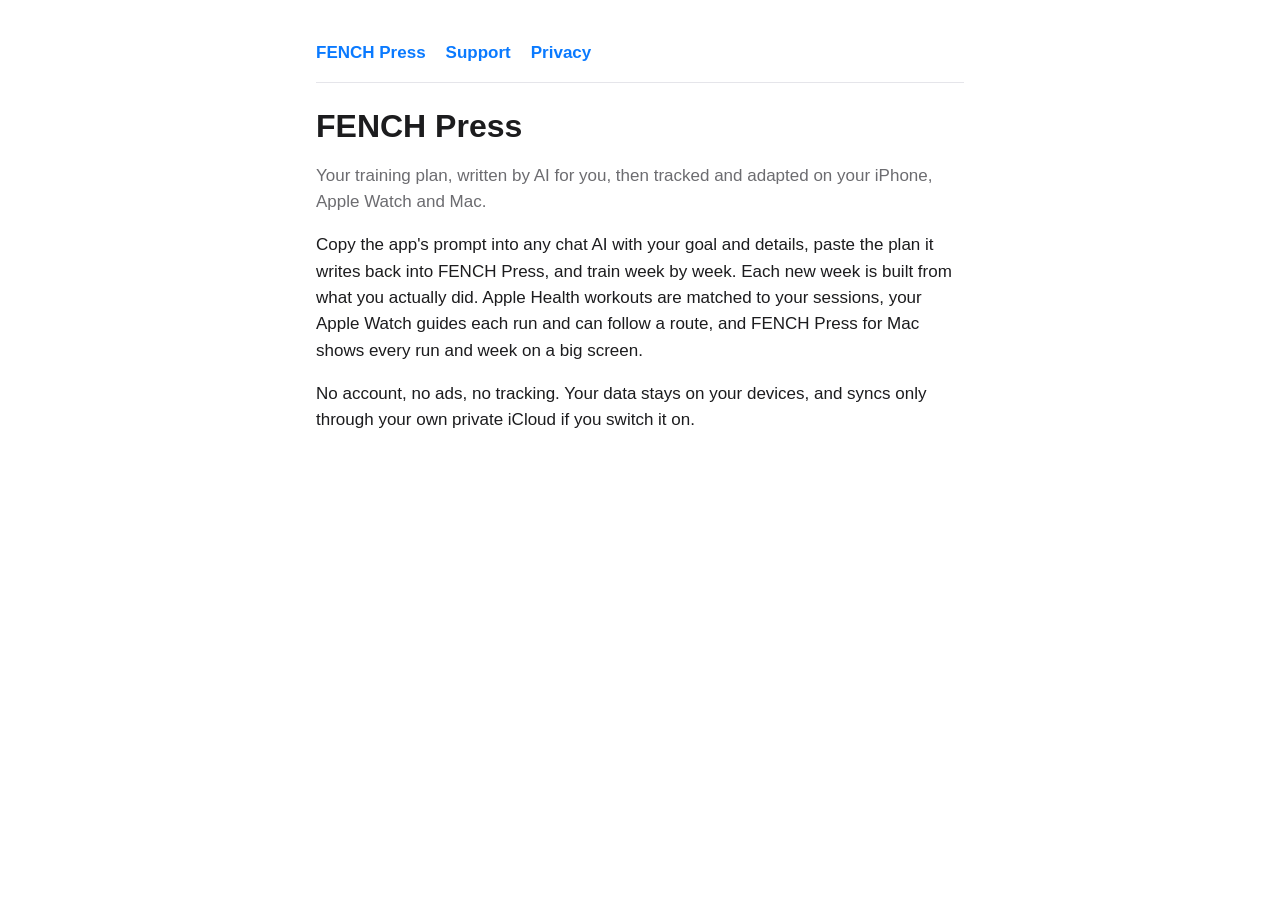
<file: index.html>
<!doctype html><html lang="en-GB"><head><meta charset="utf-8"><meta name="viewport" content="width=device-width, initial-scale=1"><link rel="stylesheet" href="style.css"><title>FENCH Press</title></head><body><main><nav><a href="index.html">FENCH Press</a><a href="support.html">Support</a><a href="privacy.html">Privacy</a></nav>
<h1>FENCH Press</h1>
<p class="muted">Your training plan, written by AI for you, then tracked and adapted on your iPhone, Apple Watch and Mac.</p>
<p>Copy the app's prompt into any chat AI with your goal and details, paste the plan it writes back into FENCH Press, and train week by week. Each new week is built from what you actually did. Apple Health workouts are matched to your sessions, your Apple Watch guides each run and can follow a route, and FENCH Press for Mac shows every run and week on a big screen.</p>
<p>No account, no ads, no tracking. Your data stays on your devices, and syncs only through your own private iCloud if you switch it on.</p>
</main></body></html>
</file>
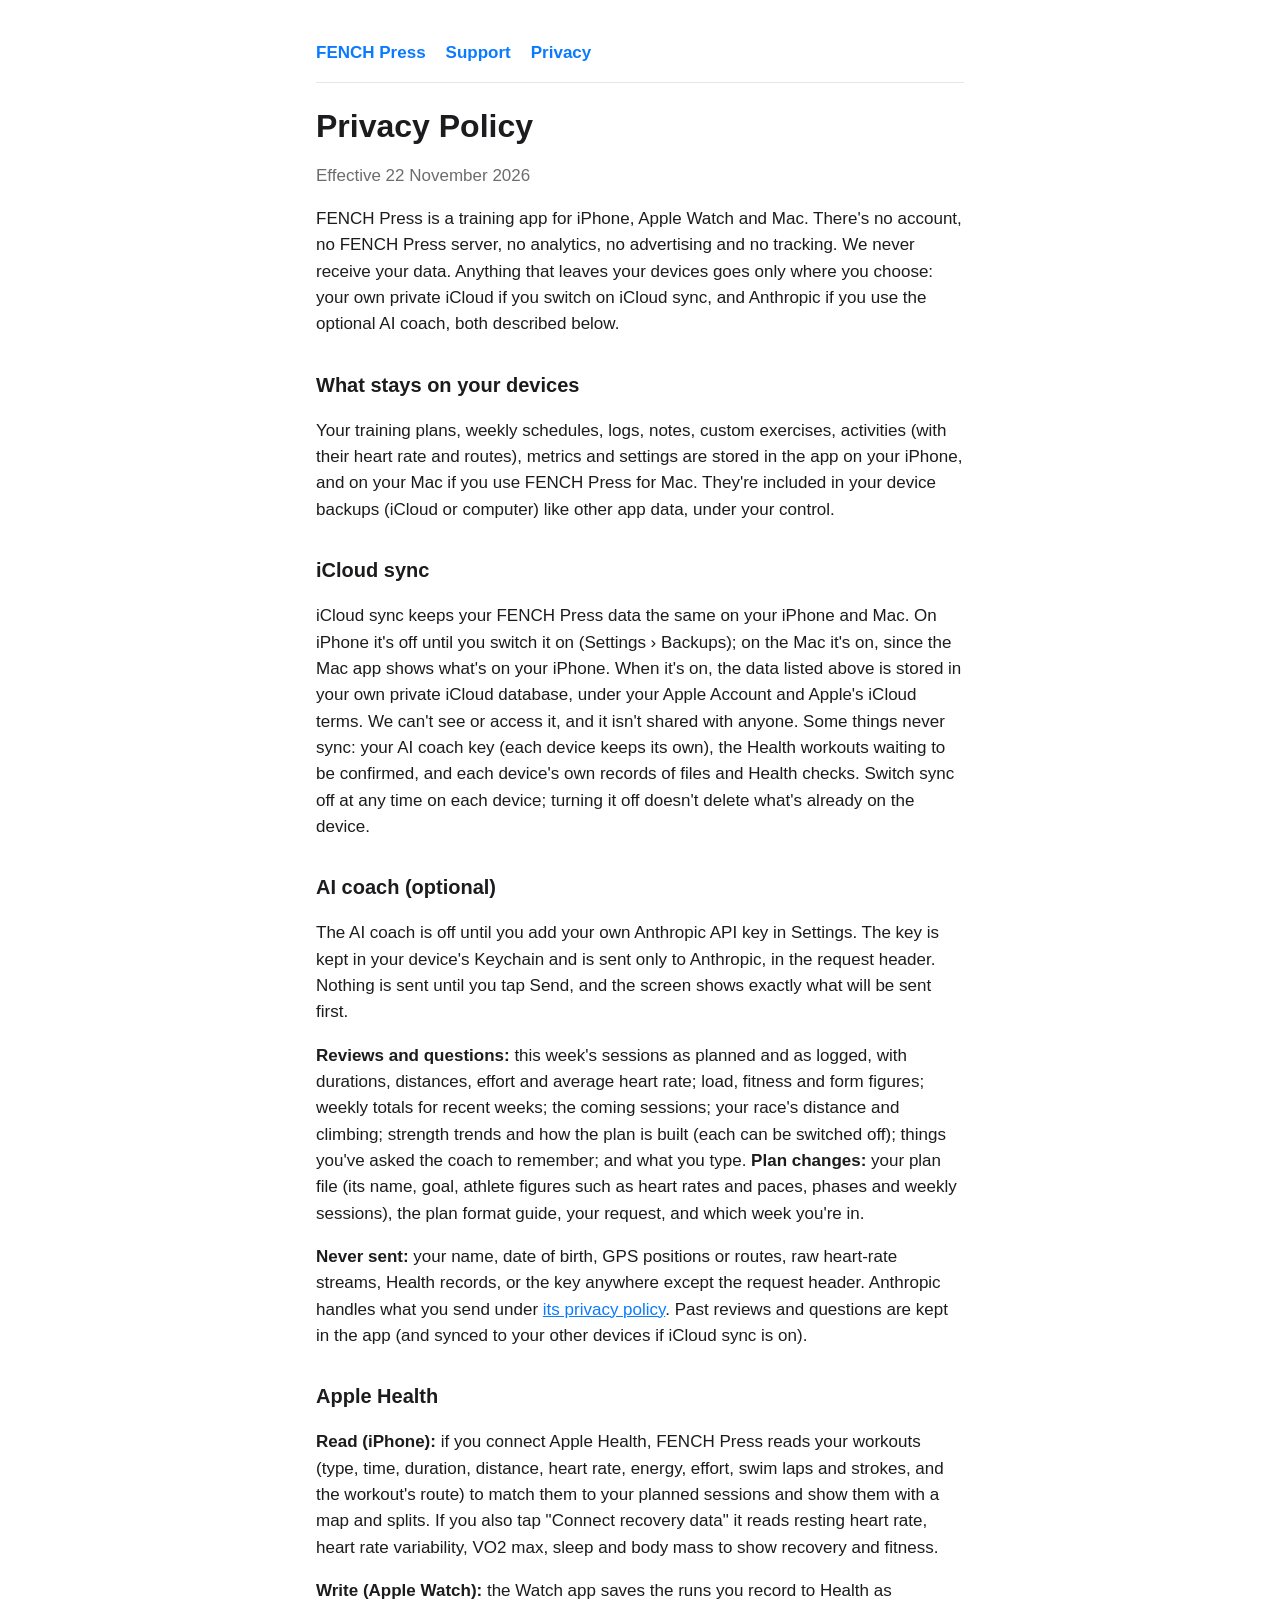
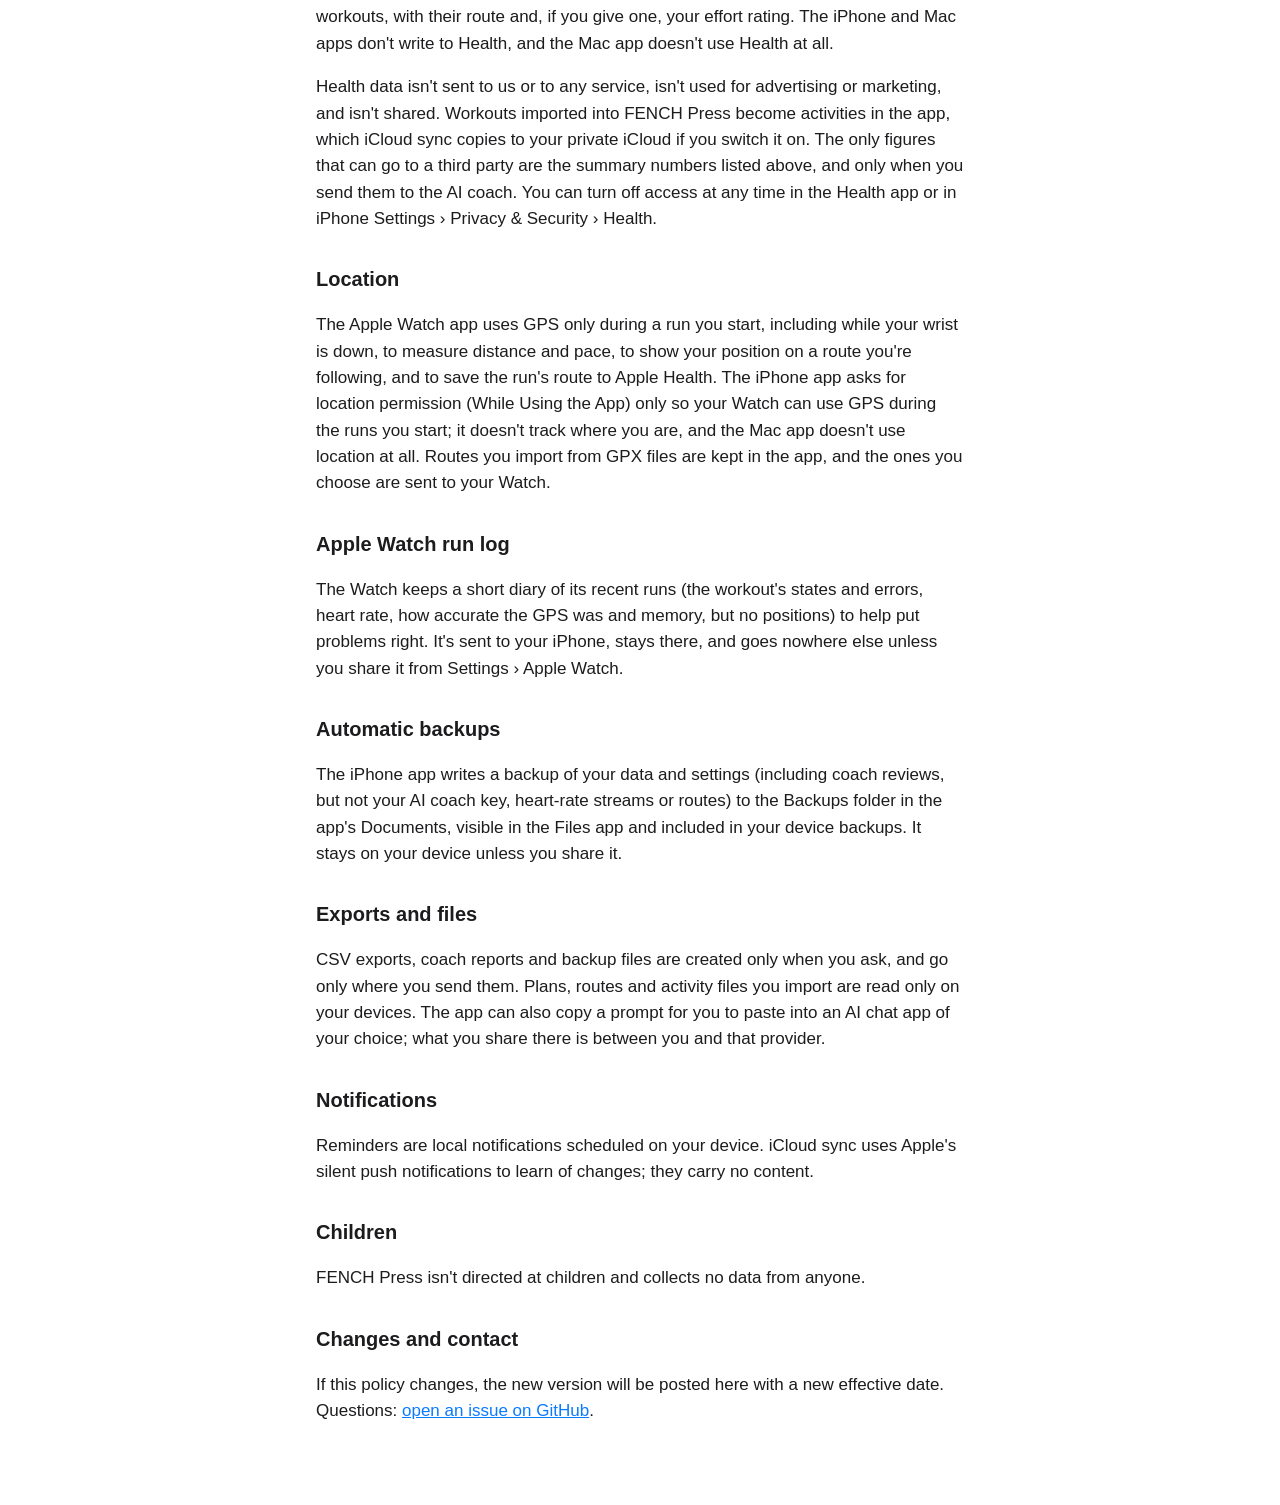
<file: privacy.html>
<!doctype html><html lang="en-GB"><head><meta charset="utf-8"><meta name="viewport" content="width=device-width, initial-scale=1"><link rel="stylesheet" href="style.css"><title>FENCH Press Privacy Policy</title></head><body><main><nav><a href="index.html">FENCH Press</a><a href="support.html">Support</a><a href="privacy.html">Privacy</a></nav>
<h1>Privacy Policy</h1>
<p class="muted">Effective 22 November 2026</p>
<p>FENCH Press is a training app for iPhone, Apple Watch and Mac. There's no account, no FENCH Press server, no analytics, no advertising and no tracking. We never receive your data. Anything that leaves your devices goes only where you choose: your own private iCloud if you switch on iCloud sync, and Anthropic if you use the optional AI coach, both described below.</p>
<h2>What stays on your devices</h2>
<p>Your training plans, weekly schedules, logs, notes, custom exercises, activities (with their heart rate and routes), metrics and settings are stored in the app on your iPhone, and on your Mac if you use FENCH Press for Mac. They're included in your device backups (iCloud or computer) like other app data, under your control.</p>
<h2>iCloud sync</h2>
<p>iCloud sync keeps your FENCH Press data the same on your iPhone and Mac. On iPhone it's off until you switch it on (Settings › Backups); on the Mac it's on, since the Mac app shows what's on your iPhone. When it's on, the data listed above is stored in your own private iCloud database, under your Apple Account and Apple's iCloud terms. We can't see or access it, and it isn't shared with anyone. Some things never sync: your AI coach key (each device keeps its own), the Health workouts waiting to be confirmed, and each device's own records of files and Health checks. Switch sync off at any time on each device; turning it off doesn't delete what's already on the device.</p>
<h2>AI coach (optional)</h2>
<p>The AI coach is off until you add your own Anthropic API key in Settings. The key is kept in your device's Keychain and is sent only to Anthropic, in the request header. Nothing is sent until you tap Send, and the screen shows exactly what will be sent first.</p>
<p><strong>Reviews and questions:</strong> this week's sessions as planned and as logged, with durations, distances, effort and average heart rate; load, fitness and form figures; weekly totals for recent weeks; the coming sessions; your race's distance and climbing; strength trends and how the plan is built (each can be switched off); things you've asked the coach to remember; and what you type. <strong>Plan changes:</strong> your plan file (its name, goal, athlete figures such as heart rates and paces, phases and weekly sessions), the plan format guide, your request, and which week you're in.</p>
<p><strong>Never sent:</strong> your name, date of birth, GPS positions or routes, raw heart-rate streams, Health records, or the key anywhere except the request header. Anthropic handles what you send under <a href="https://www.anthropic.com/legal/privacy">its privacy policy</a>. Past reviews and questions are kept in the app (and synced to your other devices if iCloud sync is on).</p>
<h2>Apple Health</h2>
<p><strong>Read (iPhone):</strong> if you connect Apple Health, FENCH Press reads your workouts (type, time, duration, distance, heart rate, energy, effort, swim laps and strokes, and the workout's route) to match them to your planned sessions and show them with a map and splits. If you also tap "Connect recovery data" it reads resting heart rate, heart rate variability, VO2 max, sleep and body mass to show recovery and fitness.</p>
<p><strong>Write (Apple Watch):</strong> the Watch app saves the runs you record to Health as workouts, with their route and, if you give one, your effort rating. The iPhone and Mac apps don't write to Health, and the Mac app doesn't use Health at all.</p>
<p>Health data isn't sent to us or to any service, isn't used for advertising or marketing, and isn't shared. Workouts imported into FENCH Press become activities in the app, which iCloud sync copies to your private iCloud if you switch it on. The only figures that can go to a third party are the summary numbers listed above, and only when you send them to the AI coach. You can turn off access at any time in the Health app or in iPhone Settings › Privacy &amp; Security › Health.</p>
<h2>Location</h2>
<p>The Apple Watch app uses GPS only during a run you start, including while your wrist is down, to measure distance and pace, to show your position on a route you're following, and to save the run's route to Apple Health. The iPhone app asks for location permission (While Using the App) only so your Watch can use GPS during the runs you start; it doesn't track where you are, and the Mac app doesn't use location at all. Routes you import from GPX files are kept in the app, and the ones you choose are sent to your Watch.</p>
<h2>Apple Watch run log</h2>
<p>The Watch keeps a short diary of its recent runs (the workout's states and errors, heart rate, how accurate the GPS was and memory, but no positions) to help put problems right. It's sent to your iPhone, stays there, and goes nowhere else unless you share it from Settings › Apple Watch.</p>
<h2>Automatic backups</h2>
<p>The iPhone app writes a backup of your data and settings (including coach reviews, but not your AI coach key, heart-rate streams or routes) to the Backups folder in the app's Documents, visible in the Files app and included in your device backups. It stays on your device unless you share it.</p>
<h2>Exports and files</h2>
<p>CSV exports, coach reports and backup files are created only when you ask, and go only where you send them. Plans, routes and activity files you import are read only on your devices. The app can also copy a prompt for you to paste into an AI chat app of your choice; what you share there is between you and that provider.</p>
<h2>Notifications</h2>
<p>Reminders are local notifications scheduled on your device. iCloud sync uses Apple's silent push notifications to learn of changes; they carry no content.</p>
<h2>Children</h2>
<p>FENCH Press isn't directed at children and collects no data from anyone.</p>
<h2>Changes and contact</h2>
<p>If this policy changes, the new version will be posted here with a new effective date. Questions: <a href="https://github.com/f3nch/fenchpress-site/issues/new">open an issue on GitHub</a>.</p>
</main></body></html>
</file>
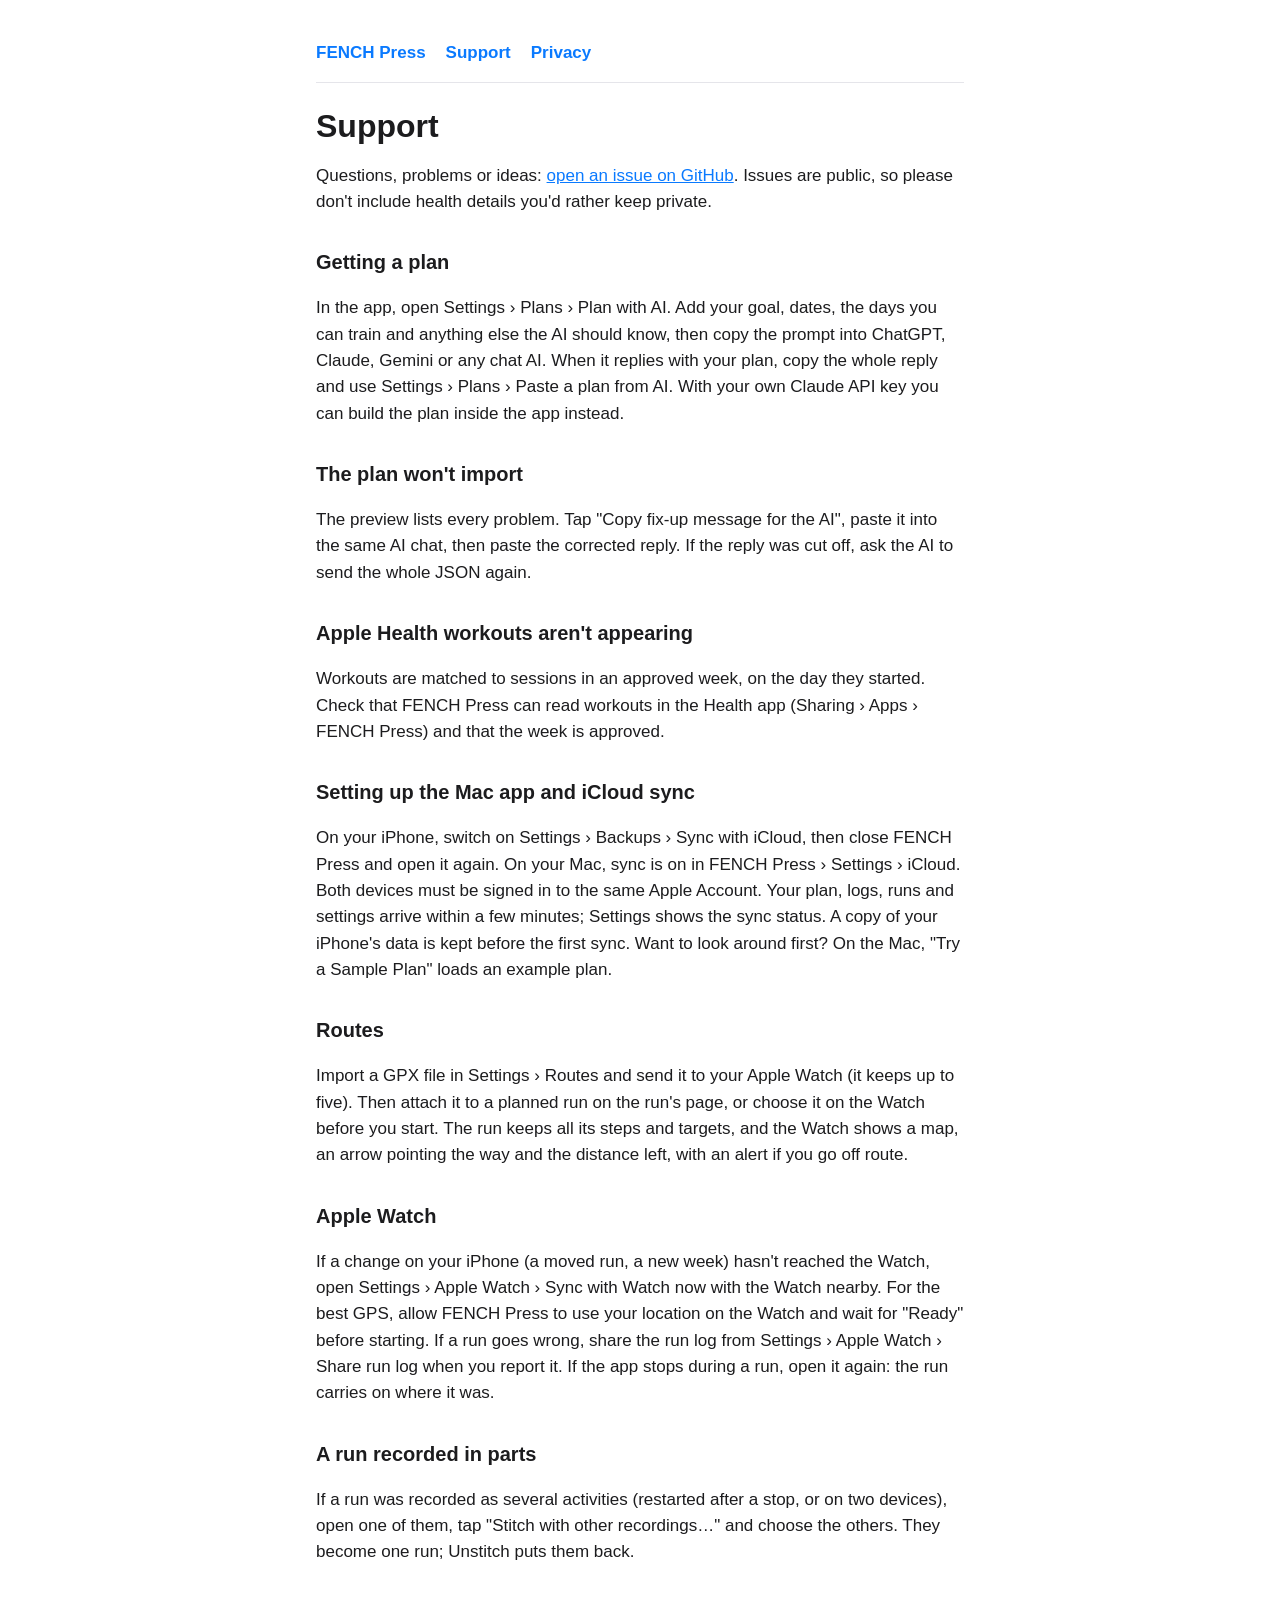
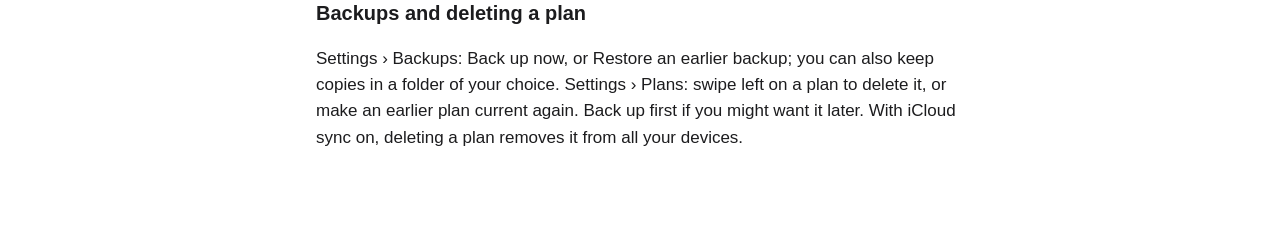
<file: support.html>
<!doctype html><html lang="en-GB"><head><meta charset="utf-8"><meta name="viewport" content="width=device-width, initial-scale=1"><link rel="stylesheet" href="style.css"><title>FENCH Press Support</title></head><body><main><nav><a href="index.html">FENCH Press</a><a href="support.html">Support</a><a href="privacy.html">Privacy</a></nav>
<h1>Support</h1>
<p>Questions, problems or ideas: <a href="https://github.com/f3nch/fenchpress-site/issues/new">open an issue on GitHub</a>. Issues are public, so please don't include health details you'd rather keep private.</p>
<h2>Getting a plan</h2>
<p>In the app, open Settings › Plans › Plan with AI. Add your goal, dates, the days you can train and anything else the AI should know, then copy the prompt into ChatGPT, Claude, Gemini or any chat AI. When it replies with your plan, copy the whole reply and use Settings › Plans › Paste a plan from AI. With your own Claude API key you can build the plan inside the app instead.</p>
<h2>The plan won't import</h2>
<p>The preview lists every problem. Tap "Copy fix-up message for the AI", paste it into the same AI chat, then paste the corrected reply. If the reply was cut off, ask the AI to send the whole JSON again.</p>
<h2>Apple Health workouts aren't appearing</h2>
<p>Workouts are matched to sessions in an approved week, on the day they started. Check that FENCH Press can read workouts in the Health app (Sharing › Apps › FENCH Press) and that the week is approved.</p>
<h2>Setting up the Mac app and iCloud sync</h2>
<p>On your iPhone, switch on Settings › Backups › Sync with iCloud, then close FENCH Press and open it again. On your Mac, sync is on in FENCH Press › Settings › iCloud. Both devices must be signed in to the same Apple Account. Your plan, logs, runs and settings arrive within a few minutes; Settings shows the sync status. A copy of your iPhone's data is kept before the first sync. Want to look around first? On the Mac, "Try a Sample Plan" loads an example plan.</p>
<h2>Routes</h2>
<p>Import a GPX file in Settings › Routes and send it to your Apple Watch (it keeps up to five). Then attach it to a planned run on the run's page, or choose it on the Watch before you start. The run keeps all its steps and targets, and the Watch shows a map, an arrow pointing the way and the distance left, with an alert if you go off route.</p>
<h2>Apple Watch</h2>
<p>If a change on your iPhone (a moved run, a new week) hasn't reached the Watch, open Settings › Apple Watch › Sync with Watch now with the Watch nearby. For the best GPS, allow FENCH Press to use your location on the Watch and wait for "Ready" before starting. If a run goes wrong, share the run log from Settings › Apple Watch › Share run log when you report it. If the app stops during a run, open it again: the run carries on where it was.</p>
<h2>A run recorded in parts</h2>
<p>If a run was recorded as several activities (restarted after a stop, or on two devices), open one of them, tap "Stitch with other recordings…" and choose the others. They become one run; Unstitch puts them back.</p>
<h2>Backups and deleting a plan</h2>
<p>Settings › Backups: Back up now, or Restore an earlier backup; you can also keep copies in a folder of your choice. Settings › Plans: swipe left on a plan to delete it, or make an earlier plan current again. Back up first if you might want it later. With iCloud sync on, deleting a plan removes it from all your devices.</p>
</main></body></html>
</file>
<file: style.css>
:root { --bg: #ffffff; --fg: #1c1c1e; --muted: #6c6c70; --accent: #0a7aff; --rule: #e5e5ea; }
@media (prefers-color-scheme: dark) { :root { --bg: #000000; --fg: #f2f2f7; --muted: #a1a1a6; --accent: #409cff; --rule: #2c2c2e; } }
* { box-sizing: border-box; }
body { margin: 0; background: var(--bg); color: var(--fg); font: 17px/1.55 -apple-system, BlinkMacSystemFont, "Segoe UI", sans-serif; }
main { max-width: 680px; margin: 0 auto; padding: 40px 16px 64px; }
h1 { font-size: 32px; line-height: 1.2; margin: 0 0 8px; }
h2 { font-size: 20px; margin: 32px 0 8px; }
p, li { color: var(--fg); }
.muted { color: var(--muted); }
a { color: var(--accent); }
nav { display: flex; gap: 20px; padding-bottom: 16px; margin-bottom: 24px; border-bottom: 1px solid var(--rule); }
nav a { text-decoration: none; font-weight: 600; }
</file>
